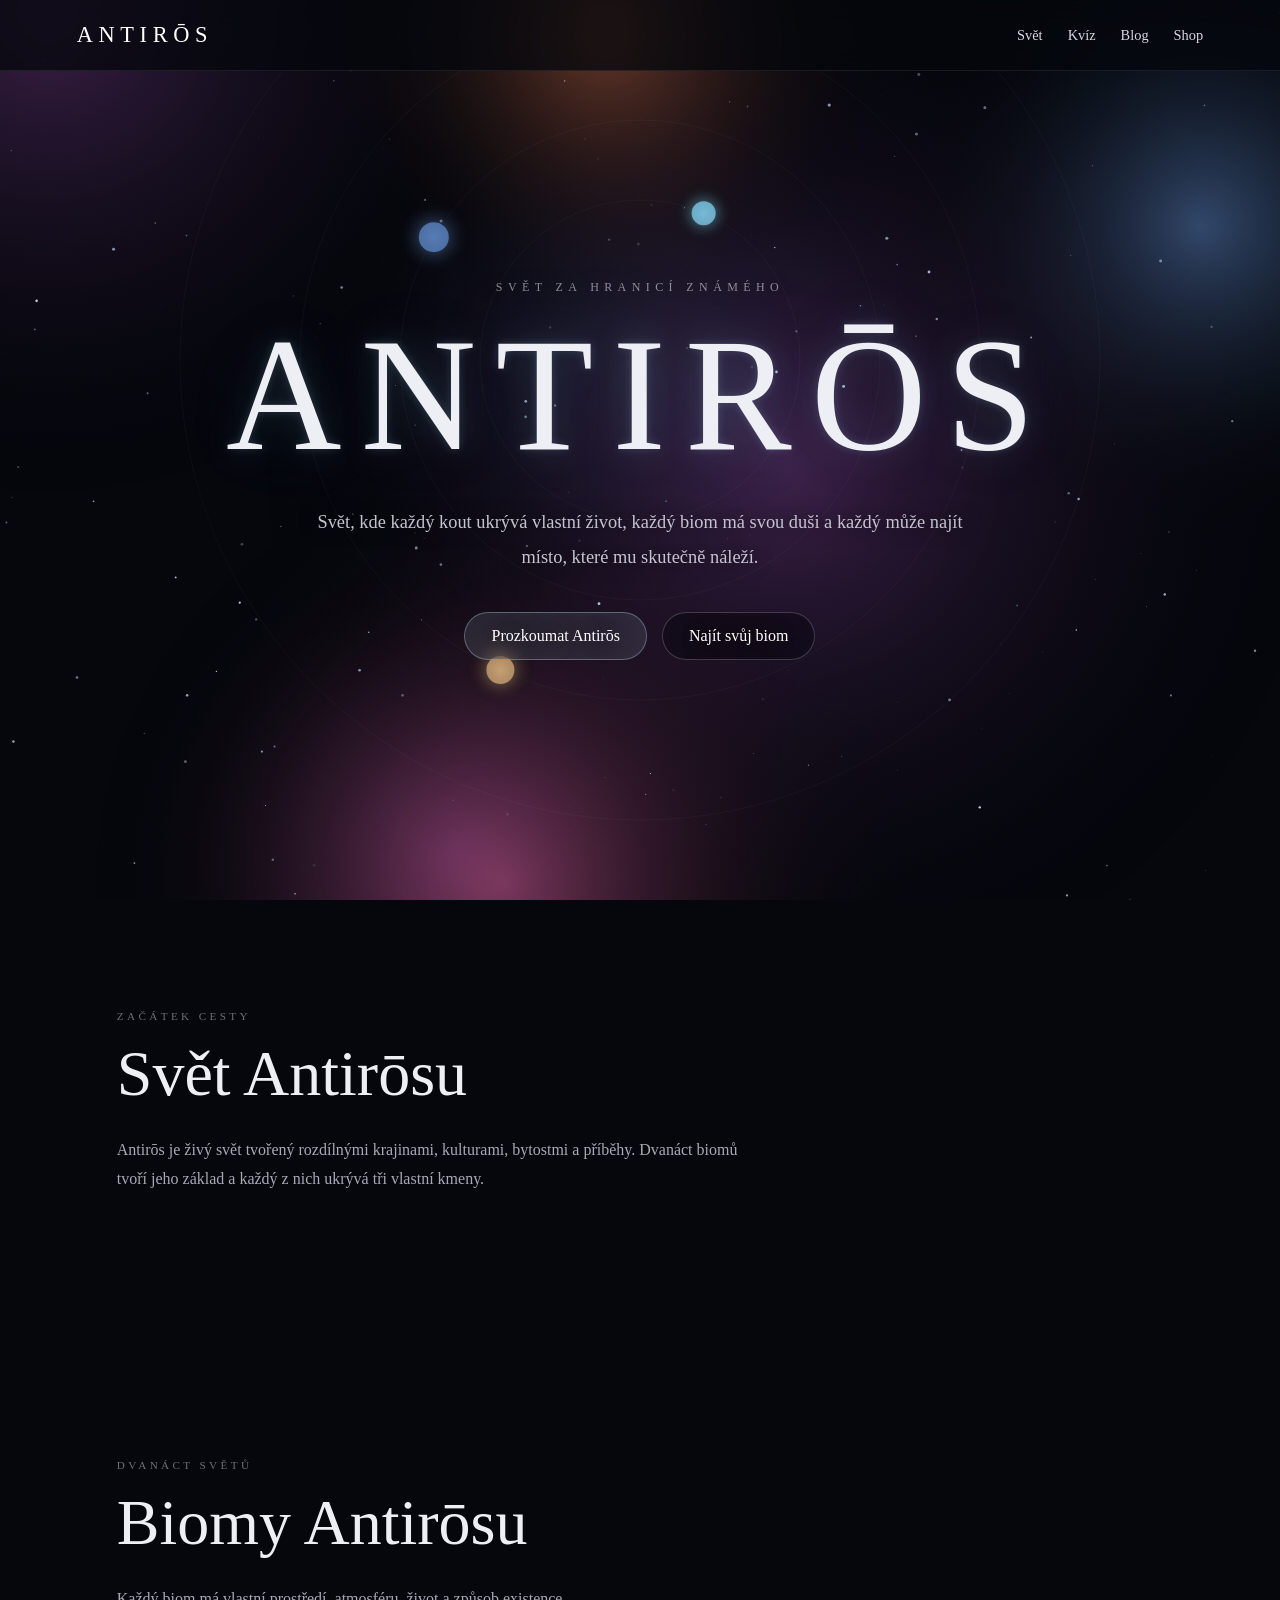
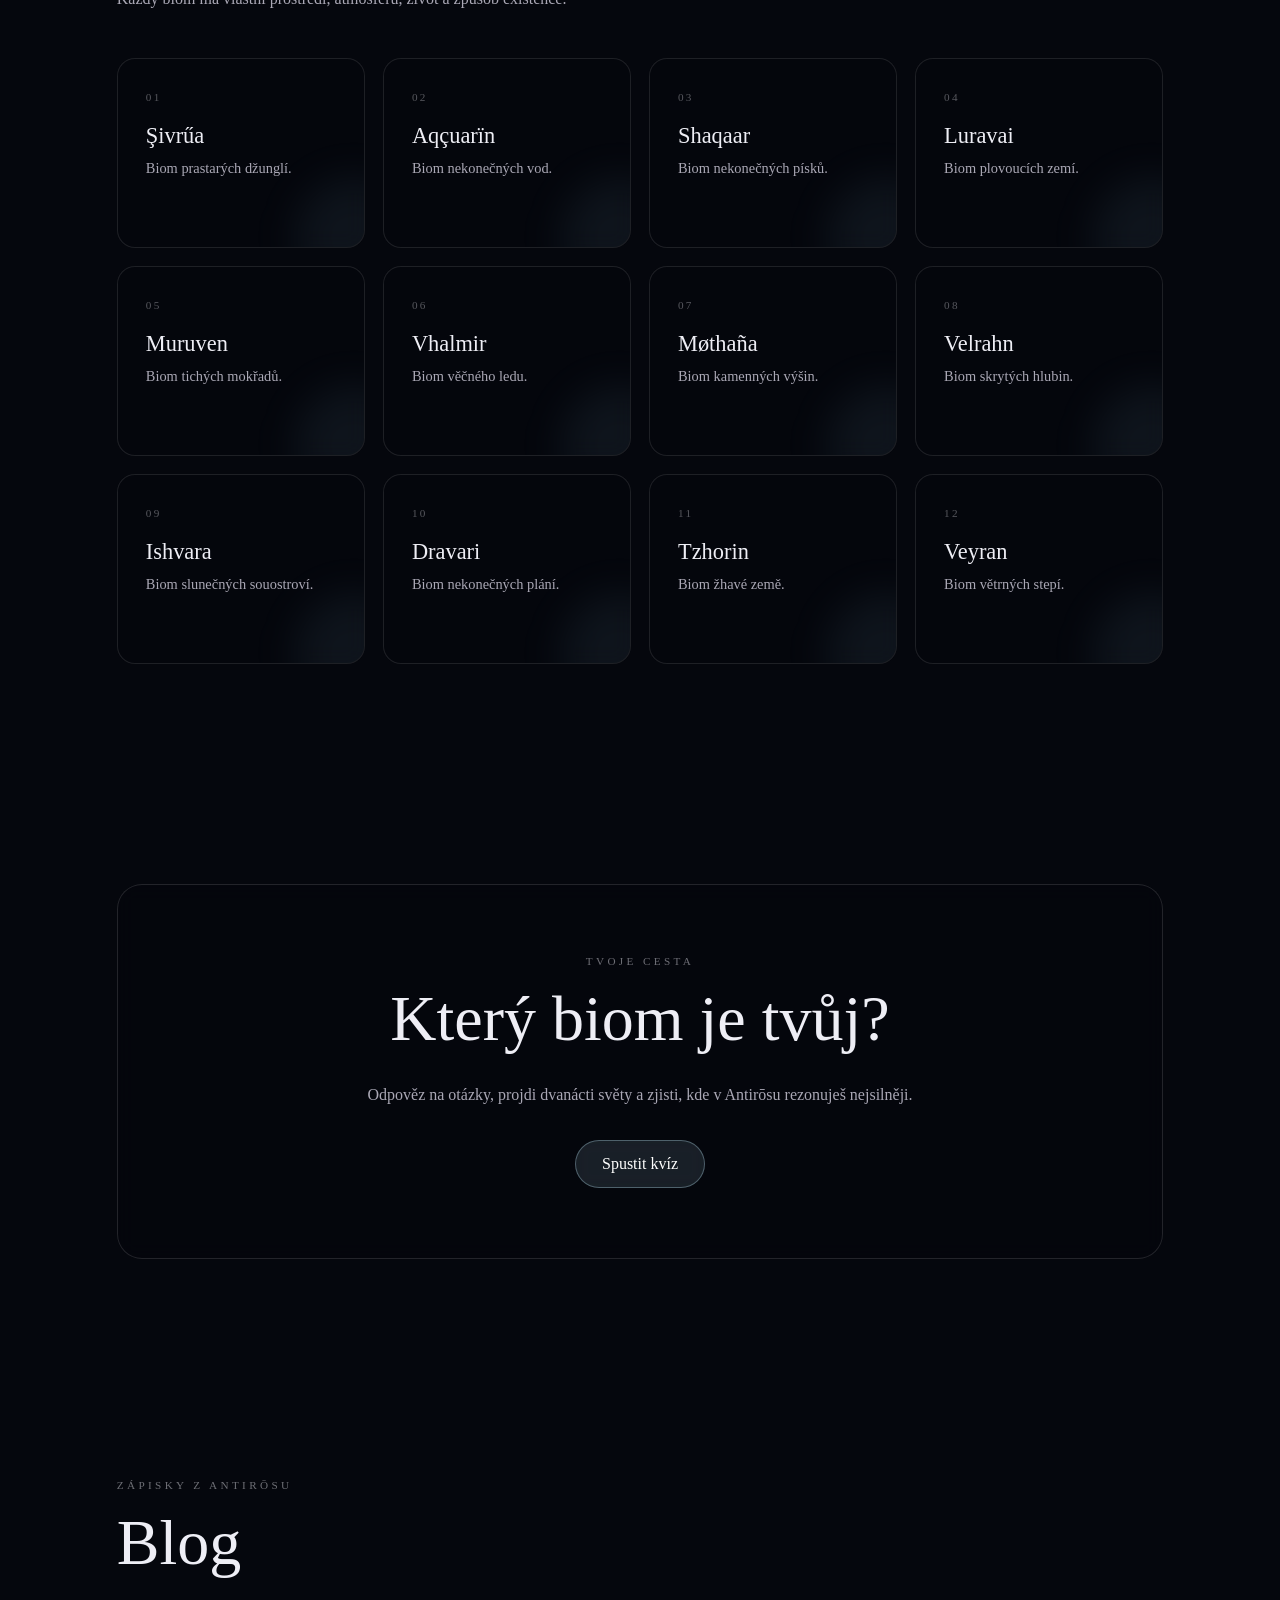
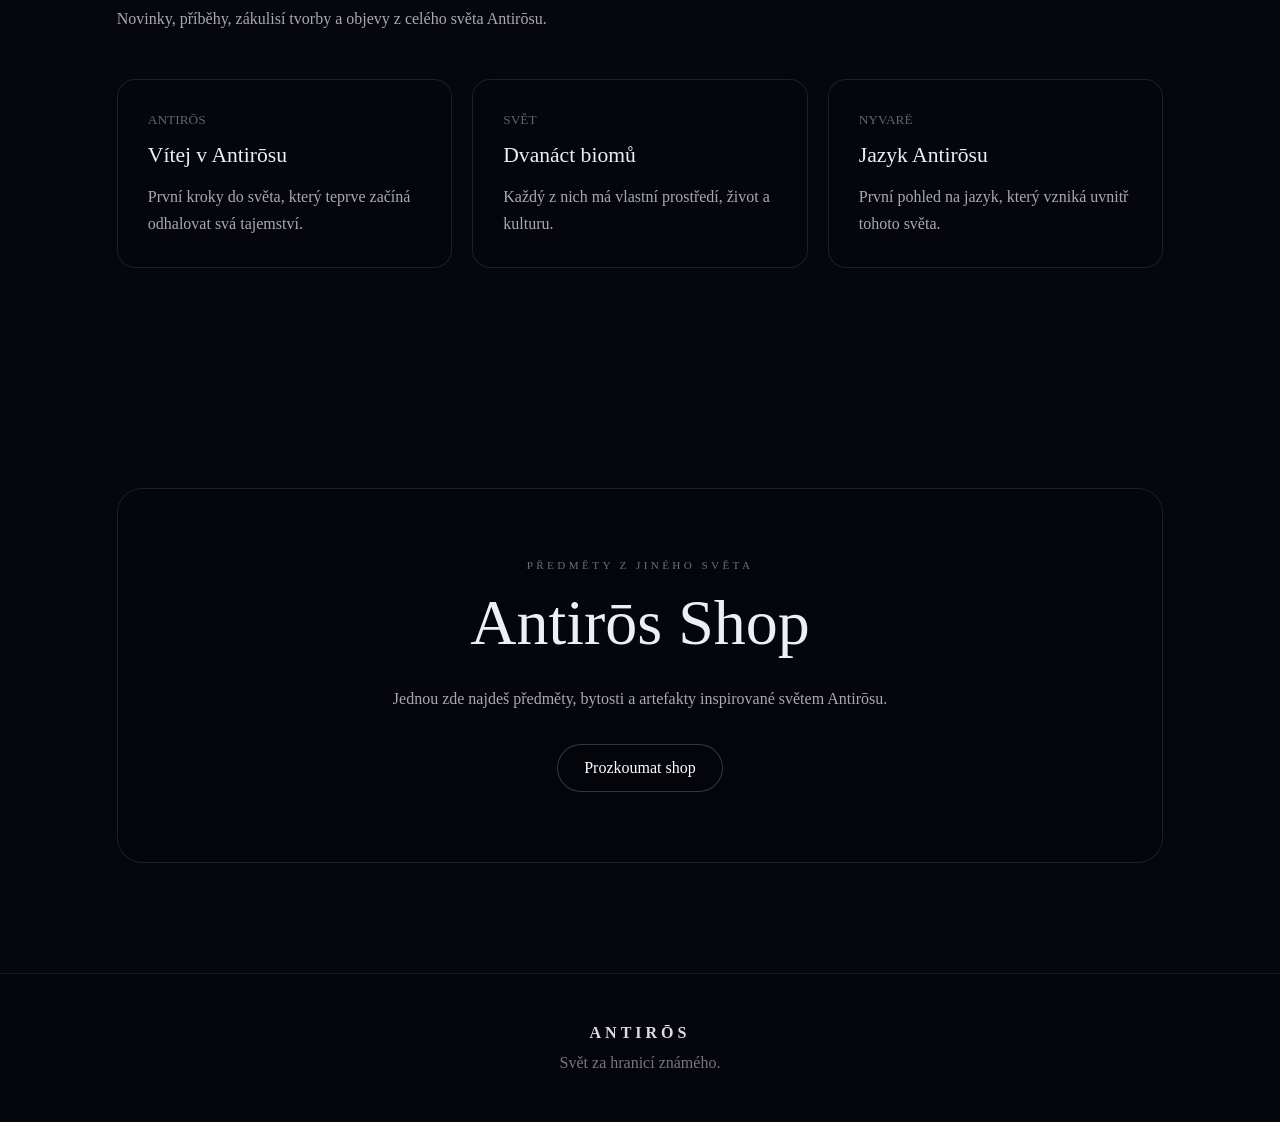
<file: index.html>
<!DOCTYPE html>
<html lang="cs">
<head>
    
    <meta charset="UTF-8">
    <meta name="viewport" content="width=device-width, initial-scale=1.0">
    <title>Antirōs — Svět za hranicí známého</title>
    <meta name="description" content="Antirōs — svět dvanácti biomů, třiceti šesti kmenů, bytostí a příběhů.">
    <style>
        * {
            margin: 0;
            padding: 0;
            box-sizing: border-box;
        }

        html {
            scroll-behavior: smooth;
        }

        body {
            background: #05070d;
            color: #eeeef5;
            font-family: Georgia, "Times New Roman", serif;
            overflow-x: hidden;
            position: relative;
        }

        /* Vesmírné plátno na pozadí */
        #space-canvas {
            position: fixed;
            top: 0;
            left: 0;
            width: 100vw;
            height: 100vh;
            pointer-events: none;
            z-index: -1;
        }

        /* Navigace */
        nav {
            position: fixed;
            top: 0;
            left: 0;
            width: 100%;
            padding: 22px 6%;
            display: flex;
            justify-content: space-between;
            align-items: center;
            background: rgba(5,7,13,0.75);
            backdrop-filter: blur(14px);
            border-bottom: 1px solid rgba(255,255,255,0.08);
            z-index: 1000;
        }

        .nav-logo {
            color: #ffffff;
            text-decoration: none;
            font-size: 1.4rem;
            letter-spacing: 0.25em;
        }

        .nav-links {
            display: flex;
            gap: 25px;
            list-style: none;
        }

        .nav-links a {
            color: #d9d7e3;
            text-decoration: none;
            font-size: 0.9rem;
            transition: 0.3s;
        }

        .nav-links a:hover {
            color: #ffffff;
            text-shadow: 0 0 15px rgba(180,220,255,0.5);
        }

        /* Hero sekce */
        .hero {
            min-height: 100vh;
            display: flex;
            justify-content: center;
            align-items: center;
            text-align: center;
            padding: 120px 25px 80px;
            position: relative;
        }

        .hero-content {
            max-width: 900px;
            text-shadow: 0 0 20px rgba(5,7,13,0.9);
        }

        .eyebrow {
            text-transform: uppercase;
            letter-spacing: 0.45em;
            font-size: 0.75rem;
            opacity: 0.55;
            margin-bottom: 28px;
        }

        .hero h1 {
            font-size: clamp(4rem, 14vw, 10rem);
            font-weight: normal;
            letter-spacing: 0.12em;
            line-height: 0.9;
            text-shadow:
                0 0 10px rgba(180,220,255,0.18),
                0 0 35px rgba(130,190,210,0.18),
                0 0 80px rgba(100,150,210,0.12);
        }

        .hero-description {
            max-width: 650px;
            margin: 38px auto;
            font-size: 1.15rem;
            line-height: 1.9;
            color: #c5c3cf;
        }

        .hero-buttons {
            display: flex;
            justify-content: center;
            gap: 15px;
            flex-wrap: wrap;
        }

        .button {
            display: inline-block;
            padding: 14px 26px;
            border: 1px solid rgba(255,255,255,0.2);
            border-radius: 50px;
            color: #ffffff;
            text-decoration: none;
            transition: 0.3s;
            backdrop-filter: blur(8px);
            background: rgba(5,7,13,0.4);
        }

        .button:hover {
            background: rgba(255,255,255,0.08);
            border-color: rgba(180,220,255,0.4);
            transform: translateY(-3px);
            box-shadow: 0 8px 30px rgba(0,0,0,0.3);
        }

        .button.primary {
            background: rgba(180,220,235,0.12);
            border-color: rgba(180,220,235,0.35);
        }

        /* Sekce */
        section {
            max-width: 1200px;
            margin: auto;
            padding: 110px 6%;
            position: relative;
            z-index: 2;
        }

        .section-label {
            text-transform: uppercase;
            letter-spacing: 0.3em;
            font-size: 0.7rem;
            opacity: 0.45;
            margin-bottom: 15px;
        }

        h2 {
            font-size: clamp(2.3rem, 5vw, 4rem);
            font-weight: normal;
            margin-bottom: 25px;
        }

        .section-intro {
            max-width: 650px;
            color: #aaa8b5;
            line-height: 1.8;
            margin-bottom: 45px;
        }

        /* Biomy */
        .biomes {
            display: grid;
            grid-template-columns: repeat(auto-fit, minmax(230px, 1fr));
            gap: 18px;
        }

        .biome {
            min-height: 190px;
            padding: 28px;
            border: 1px solid rgba(255,255,255,0.1);
            border-radius: 18px;
            background: rgba(5,7,13,0.65);
            backdrop-filter: blur(10px);
            transition: 0.35s;
            position: relative;
            overflow: hidden;
        }

        .biome::before {
            content: "";
            position: absolute;
            width: 120px;
            height: 120px;
            right: -50px;
            bottom: -50px;
            border-radius: 50%;
            background: rgba(140,190,210,0.08);
            filter: blur(20px);
            transition: 0.4s;
        }

        .biome:hover {
            transform: translateY(-7px);
            border-color: rgba(180,220,255,0.3);
            background: rgba(15,20,35,0.8);
            box-shadow: 0 15px 40px rgba(0,0,0,0.4), 0 0 25px rgba(130,190,210,0.05);
        }

        .biome-number {
            font-size: 0.7rem;
            letter-spacing: 0.2em;
            opacity: 0.35;
        }

        .biome h3 {
            margin: 18px 0 8px;
            font-size: 1.4rem;
            font-weight: normal;
        }

        .biome p {
            color: #aaa8b5;
            font-size: 0.9rem;
            line-height: 1.6;
        }

        /* Kvíz box */
        .quiz-box {
            padding: 70px 40px;
            border: 1px solid rgba(255,255,255,0.12);
            border-radius: 25px;
            background: rgba(5,7,13,0.7);
            backdrop-filter: blur(10px);
            text-align: center;
        }

        .quiz-box p {
            max-width: 600px;
            margin: 0 auto 30px;
            color: #aaa8b5;
            line-height: 1.8;
        }

        /* Blog */
        .blog-grid {
            display: grid;
            grid-template-columns: repeat(auto-fit, minmax(260px, 1fr));
            gap: 20px;
        }

        .article {
            padding: 30px;
            border: 1px solid rgba(255,255,255,0.1);
            border-radius: 18px;
            background: rgba(5,7,13,0.65);
            backdrop-filter: blur(10px);
            transition: 0.3s;
        }

        .article:hover {
            transform: translateY(-5px);
            border-color: rgba(255,255,255,0.22);
        }

        .article small {
            opacity: 0.4;
        }

        .article h3 {
            margin: 15px 0;
            font-size: 1.35rem;
            font-weight: normal;
        }

        .article p {
            color: #aaa8b5;
            line-height: 1.7;
        }

        /* Shop */
        .shop-box {
            text-align: center;
            padding: 70px 30px;
            border-radius: 25px;
            border: 1px solid rgba(255,255,255,0.1);
            background: rgba(5,7,13,0.7);
            backdrop-filter: blur(10px);
        }

        /* Footer */
        footer {
            border-top: 1px solid rgba(255,255,255,0.08);
            padding: 50px 6%;
            text-align: center;
            color: #777582;
            position: relative;
            z-index: 2;
            background: rgba(5,7,13,0.9);
        }

        footer strong {
            display: block;
            color: #dddbe5;
            letter-spacing: 0.25em;
            margin-bottom: 12px;
        }

        @media (max-width: 700px) {
            nav { padding: 18px 20px; }
            .nav-links { display: none; }
            section { padding: 80px 20px; }
            .hero h1 { font-size: 4rem; }
            .hero-description { font-size: 1rem; }
            .quiz-box { padding: 45px 20px; }
        }
    </style>
</head>

<body>

<canvas id="space-canvas"></canvas>

<!-- Navigace -->
<nav>
    <a href="#" class="nav-logo">ANTIRŌS</a>
    <ul class="nav-links">
        <li><a href="index.html">Svět</a></li>
        <li><a href="kviz.html">Kvíz</a></li>
        <li><a href="blog.html">Blog</a></li>
        <li><a href="shop.html">Shop</a></li>
    </ul>
</nav>

<!-- Hero -->
<header class="hero">
    <div class="hero-content">
        <div class="eyebrow">Svět za hranicí známého</div>
        <h1>ANTIRŌS</h1>
        <p class="hero-description">
            Svět, kde každý kout ukrývá vlastní život,
            každý biom má svou duši a každý může najít
            místo, které mu skutečně náleží.
        </p>
        <div class="hero-buttons">
            <a href="#svet" class="button primary">Prozkoumat Antirōs</a>
            <a href="#kviz" class="button">Najít svůj biom</a>
        </div>
    </div>
</header>

<!-- Svět -->
<section id="svet">
    <div class="section-label">Začátek cesty</div>
    <h2>Svět Antirōsu</h2>
    <p class="section-intro">
        Antirōs je živý svět tvořený rozdílnými krajinami,
        kulturami, bytostmi a příběhy.
        Dvanáct biomů tvoří jeho základ
        a každý z nich ukrývá tři vlastní kmeny.
    </p>
</section>

<!-- Biomy -->
<section id="biomy">
    <div class="section-label">Dvanáct světů</div>
    <h2>Biomy Antirōsu</h2>
    <p class="section-intro">Každý biom má vlastní prostředí, atmosféru, život a způsob existence.</p>

    <div class="biomes">
    <div class="biome" onclick="location.href='sivrua.html'"><span class="biome-number">01</span><h3>Şivrűa</h3><p>Biom prastarých džunglí.</p></div>
    <div class="biome" onclick="location.href='aqcuarin.html'"><span class="biome-number">02</span><h3>Aqçuarïn</h3><p>Biom nekonečných vod.</p></div>
    <div class="biome" onclick="location.href='shaqaar.html'"><span class="biome-number">03</span><h3>Shaqaar</h3><p>Biom nekonečných písků.</p></div>
    <div class="biome" onclick="location.href='luravai.html'"><span class="biome-number">04</span><h3>Luravai</h3><p>Biom plovoucích zemí.</p></div>
    <div class="biome" onclick="location.href='muruven.html'"><span class="biome-number">05</span><h3>Muruven</h3><p>Biom tichých mokřadů.</p></div>
    <div class="biome" onclick="location.href='vhalmir.html'"><span class="biome-number">06</span><h3>Vhalmir</h3><p>Biom věčného ledu.</p></div>
    <div class="biome" onclick="location.href='mothana.html'"><span class="biome-number">07</span><h3>Møthaña</h3><p>Biom kamenných výšin.</p></div>
    <div class="biome" onclick="location.href='velrahn.html'"><span class="biome-number">08</span><h3>Velrahn</h3><p>Biom skrytých hlubin.</p></div>
    <div class="biome" onclick="location.href='ishvara.html'"><span class="biome-number">09</span><h3>Ishvara</h3><p>Biom slunečných souostroví.</p></div>
    <div class="biome" onclick="location.href='dravari.html'"><span class="biome-number">10</span><h3>Dravari</h3><p>Biom nekonečných plání.</p></div>
    <div class="biome" onclick="location.href='tzhorin.html'"><span class="biome-number">11</span><h3>Tzhorin</h3><p>Biom žhavé země.</p></div>
    <div class="biome" onclick="location.href='veyran.html'"><span class="biome-number">12</span><h3>Veyran</h3><p>Biom větrných stepí.</p></div>
</div>
        
</section>

<!-- Kvíz -->
<section id="kviz">
    <div class="quiz-box">
        <div class="section-label">Tvoje cesta</div>
        <h2>Který biom je tvůj?</h2>
        <p>Odpověz na otázky, projdi dvanácti světy a zjisti, kde v Antirōsu rezonuješ nejsilněji.</p>
        <a href="#" class="button primary">Spustit kvíz</a>
    </div>
</section>

<!-- Blog -->
<section id="blog">
    <div class="section-label">Zápisky z Antirōsu</div>
    <h2>Blog</h2>
    <p class="section-intro">Novinky, příběhy, zákulisí tvorby a objevy z celého světa Antirōsu.</p>

    <div class="blog-grid">
        <article class="article"><small>ANTIRŌS</small><h3>Vítej v Antirōsu</h3><p>První kroky do světa, který teprve začíná odhalovat svá tajemství.</p></article>
        <article class="article"><small>SVĚT</small><h3>Dvanáct biomů</h3><p>Každý z nich má vlastní prostředí, život a kulturu.</p></article>
        <article class="article"><small>NYVARË</small><h3>Jazyk Antirōsu</h3><p>První pohled na jazyk, který vzniká uvnitř tohoto světa.</p></article>
    </div>
</section>

<!-- Shop -->
<section id="shop">
    <div class="shop-box">
        <div class="section-label">Předměty z jiného světa</div>
        <h2>Antirōs Shop</h2>
        <p class="section-intro" style="margin: 0 auto 30px;">Jednou zde najdeš předměty, bytosti a artefakty inspirované světem Antirōsu.</p>
        <a href="#" class="button">Prozkoumat shop</a>
    </div>
</section>

<!-- Footer -->
<footer>
    <strong>ANTIRŌS</strong>
    <p>Svět za hranicí známého.</p>
</footer>

<!-- Vesmírný skript s galaxií, mlhovinami, planetami a meteory -->
<script>
    const canvas = document.getElementById('space-canvas');
    const ctx = canvas.getContext('2d');

    let width, height;
    let stars = [];
    let nebulae = [];
    let planets = [];
    let shootingStars = [];

    function resize() {
        width = canvas.width = window.innerWidth;
        height = canvas.height = window.innerHeight;
    }
    window.addEventListener('resize', resize);
    resize();

    // Třída pro mlhoviny pozadí
    class Nebula {
        constructor() {
            this.x = Math.random() * width;
            this.y = Math.random() * height;
            this.radius = Math.random() * 350 + 200;
            const colors = [
                'rgba(210, 90, 140, 0.50)',
                'rgba(140, 70, 160, 0.40)',
                'rgba(230, 120, 80, 0.45)',
                'rgba(90, 130, 190, 0.55)'
            ];
            this.color = colors[Math.floor(Math.random() * colors.length)];
            this.vx = (Math.random() - 0.5) * 0.04;
            this.vy = (Math.random() - 0.5) * 0.04;
        }

        update() {
            this.x += this.vx;
            this.y += this.vy;
            if (this.x < -this.radius) this.x = width + this.radius;
            if (this.x > width + this.radius) this.x = -this.radius;
            if (this.y < -this.radius) this.y = height + this.radius;
            if (this.y > height + this.radius) this.y = -this.radius;
        }

        draw() {
            const gradient = ctx.createRadialGradient(this.x, this.y, 0, this.x, this.y, this.radius);
            gradient.addColorStop(0, this.color);
            gradient.addColorStop(1, 'transparent');
            ctx.fillStyle = gradient;
            ctx.beginPath();
            ctx.arc(this.x, this.y, this.radius, 0, Math.PI * 2);
            ctx.fill();
        }
    }

    // Hvězdy
    class Star {
        constructor() {
            this.x = Math.random() * width;
            this.y = Math.random() * height;
            this.size = Math.random() * 1.6;
            this.pulseSpeed = Math.random() * 0.02 + 0.005;
            this.pulsePhase = Math.random() * Math.PI * 2;
            this.baseAlpha = Math.random() * 0.5 + 0.2;
        }

        update() {
            this.pulsePhase += this.pulseSpeed;
            this.alpha = this.baseAlpha + Math.sin(this.pulsePhase) * 0.3;
            if (this.alpha < 0.1) this.alpha = 0.1;
            if (this.alpha > 1) this.alpha = 1;
        }

        draw() {
            ctx.fillStyle = `rgba(200, 225, 255, ${this.alpha})`;
            ctx.beginPath();
            ctx.arc(this.x, this.y, this.size, 0, Math.PI * 2);
            ctx.fill();
        }
    }

    // Planety obíhající galaxii Antirōsu
    class Planet {
        constructor(orbitRadius, size, color, speed, name) {
            this.orbitRadius = orbitRadius;
            this.size = size;
            this.color = color;
            this.speed = speed;
            this.angle = Math.random() * Math.PI * 2;
            this.name = name;
        }

        update() {
            this.angle += this.speed;
        }

        draw(centerX, centerY) {
            const x = centerX + Math.cos(this.angle) * this.orbitRadius;
            const y = centerY + Math.sin(this.angle) * this.orbitRadius;

            // Kreslení oběžné dráhy
            ctx.strokeStyle = 'rgba(255, 255, 255, 0.03)';
            ctx.lineWidth = 1;
            ctx.beginPath();
            ctx.arc(centerX, centerY, this.orbitRadius, 0, Math.PI * 2);
            ctx.stroke();

            // Záře/atmosféra kolem planety
            const glow = ctx.createRadialGradient(x, y, 0, x, y, this.size * 2.5);
            glow.addColorStop(0, this.color);
            glow.addColorStop(1, 'transparent');
            ctx.fillStyle = glow;
            ctx.beginPath();
            ctx.arc(x, y, this.size * 2.5, 0, Math.PI * 2);
            ctx.fill();

            // Vlastní těleso planety
            ctx.fillStyle = this.color;
            ctx.beginPath();
            ctx.arc(x, y, this.size, 0, Math.PI * 2);
            ctx.fill();
        }
    }

    // Meteory
    class ShootingStar {
        constructor() {
            this.reset();
        }

        reset() {
            this.x = Math.random() * width;
            this.y = 0;
            this.len = Math.random() * 80 + 40;
            this.speed = Math.random() * 8 + 6;
            this.angle = Math.PI / 4;
            this.opacity = 1;
            this.active = false;
            this.delay = Math.floor(Math.random() * 300) + 100;
        }

        update() {
            if (this.delay > 0) {
                this.delay--;
                return;
            }
            this.active = true;
            this.x += Math.cos(this.angle) * this.speed;
            this.y += Math.sin(this.angle) * this.speed;
            this.opacity -= 0.015;

            if (this.opacity <= 0 || this.y > height || this.x > width) {
                this.reset();
            }
        }

        draw() {
            if (!this.active || this.delay > 0) return;
            ctx.strokeStyle = `rgba(180, 220, 255, ${this.opacity})`;
            ctx.lineWidth = 1.5;
            ctx.beginPath();
            ctx.moveTo(this.x, this.y);
            ctx.lineTo(this.x - Math.cos(this.angle) * this.len, this.y - Math.sin(this.angle) * this.len);
            ctx.stroke();
        }
    }

    function initSpace() {
        stars = [];
        nebulae = [];
        planets = [];
        shootingStars = [];

        for (let i = 0; i < 180; i++) stars.push(new Star());
        for (let i = 0; i < 6; i++) nebulae.push(new Nebula());
        for (let i = 0; i < 3; i++) shootingStars.push(new ShootingStar());

        // Planety obíhající galaxii Antirōsu
        planets.push(new Planet(160, 12, 'rgba(120, 190, 220, 0.85)', 0.003, 'Şivrűa Prime'));
        planets.push(new Planet(240, 15, 'rgba(90, 130, 190, 0.8)', 0.0022, 'Thalor Orbit'));
        planets.push(new Planet(340, 14, 'rgba(210, 170, 120, 0.75)', 0.0016, 'Shaqaar Minor'));
        planets.push(new Planet(460, 17, 'rgba(150, 110, 200, 0.75)', 0.001, 'Veyran Outer'));
    }

    function animate() {
        ctx.clearRect(0, 0, width, height);

        // Střed galaxie Antirōsu
        const galaxyCenterX = width / 2;
        const galaxyCenterY = height / 2.5;

        // Jádro galaxie
        const coreGradient = ctx.createRadialGradient(galaxyCenterX, galaxyCenterY, 0, galaxyCenterX, galaxyCenterY, 300);
        coreGradient.addColorStop(0, 'rgba(130, 190, 230, 0.12)');
        coreGradient.addColorStop(0.5, 'rgba(90, 120, 180, 0.05)');
        coreGradient.addColorStop(1, 'transparent');
        ctx.fillStyle = coreGradient;
        ctx.beginPath();
        ctx.arc(galaxyCenterX, galaxyCenterY, 300, 0, Math.PI * 2);
        ctx.fill();

// 1. Vykreslení mlhovin pozadí 
        nebulae.forEach(n => {
            n.update();
            n.draw();
        });
        
        // 2. Vykreslení hvězd
        stars.forEach(s => {
            s.update();
            s.draw();
        });

        // 3. Vykreslení obíhajících planet galaxie Antirōsu
        planets.forEach(p => {
            p.update();
            p.draw(galaxyCenterX, galaxyCenterY);
        });

        // 4. Vykreslení meteorů
        shootingStars.forEach(ss => {
            ss.update();
            ss.draw();
        });

        requestAnimationFrame(animate);
    }

    initSpace();
    animate();
</script>

</body>
</html>
</file>
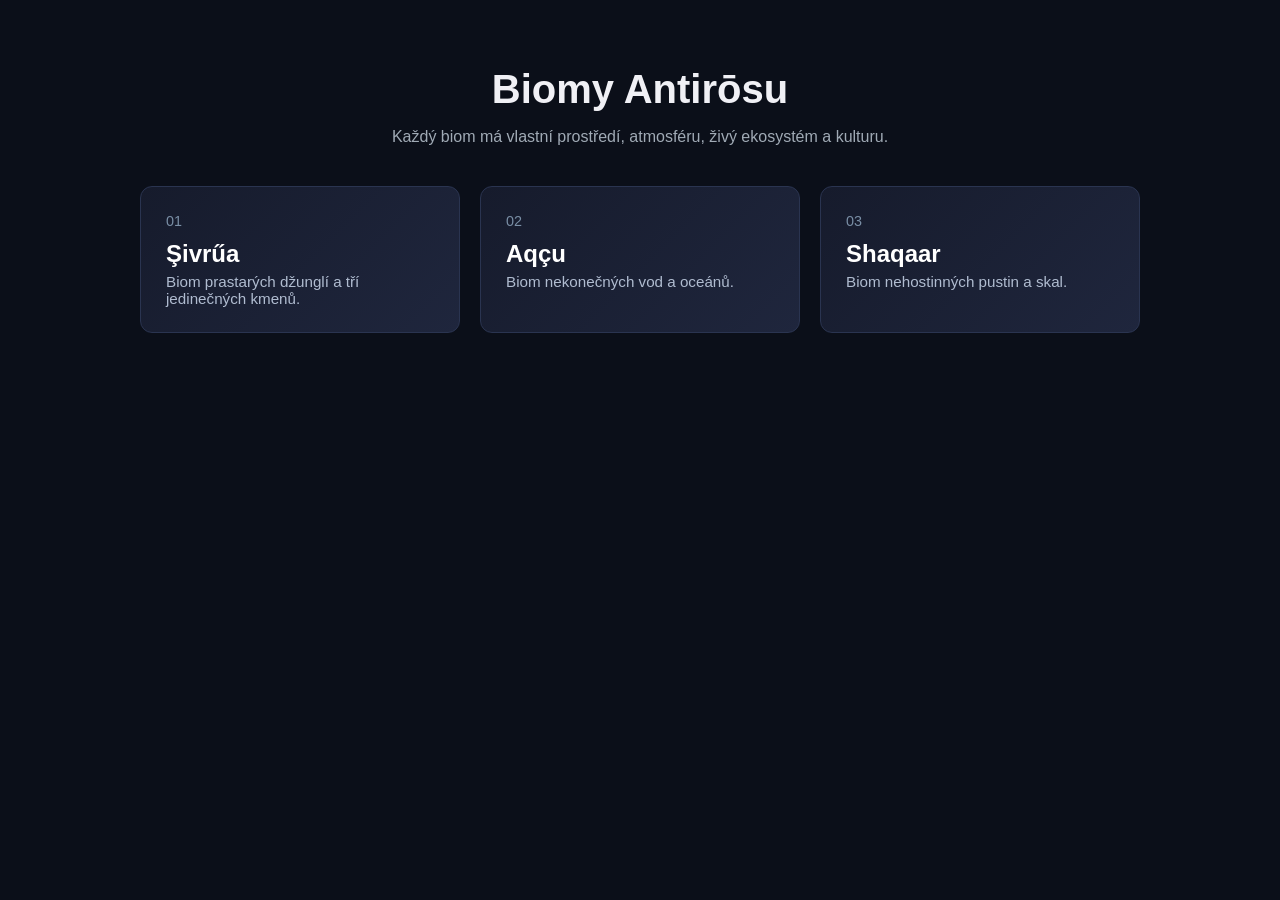
<file: biomy.html>
<!DOCTYPE html>
<html lang="cs">
<head>
    <meta charset="UTF-8">
    <meta name="viewport" content="width=device-width, initial-scale=1.0">
    <title>Biomy Antirōsu</title>
    <style>
        body {
            background-color: #0b0f19;
            color: #f0f0f5;
            font-family: 'Segoe UI', Tahoma, Geneva, Verdana, sans-serif;
            margin: 0;
            padding: 40px 20px;
        }
        h1 {
            text-align: center;
            font-size: 2.5rem;
            margin-bottom: 10px;
        }
        .subtitle {
            text-align: center;
            color: #a0aab5;
            margin-bottom: 40px;
        }
        .biome-grid {
            display: grid;
            grid-template-columns: repeat(auto-fit, minmax(280px, 1fr));
            gap: 20px;
            max-width: 1000px;
            margin: 0 auto;
        }
        .biome-card {
            background: linear-gradient(135deg, #161b2c, #1f263d);
            border: 1px solid #2a3450;
            border-radius: 12px;
            padding: 25px;
            cursor: pointer;
            transition: transform 0.2s, border-color 0.2s;
        }
        .biome-card:hover {
            transform: translateY(-5px);
            border-color: #4a5d8c;
        }
        .biome-number {
            font-size: 0.9rem;
            color: #7a8fa6;
        }
        .biome-card h2 {
            margin: 10px 0 5px 0;
            color: #ffffff;
        }
        .biome-card p {
            color: #b0bcd0;
            font-size: 0.95rem;
            margin: 0;
        }

        /* Vyskakovací okno (Modal) */
        .modal-overlay {
            display: none;
            position: fixed;
            top: 0;
            left: 0;
            width: 100%;
            height: 100%;
            background: rgba(5, 7, 12, 0.85);
            backdrop-filter: blur(5px);
            z-index: 1000;
            justify-content: center;
            align-items: center;
        }
        .modal-box {
            background: #131929;
            border: 1px solid #324168;
            border-radius: 16px;
            width: 90%;
            max-width: 750px;
            max-height: 85vh;
            padding: 40px;
            box-sizing: border-box;
            position: relative;
            display: flex;
            flex-direction: column;
        }
        .modal-content-scroll {
            overflow-y: auto;
            padding-right: 15px;
            margin-top: 15px;
        }
        .modal-box h2 {
            margin-top: 0;
            color: #ffffff;
            font-size: 1.8rem;
        }
        .modal-box p, .modal-box div {
            color: #c5d0e0;
            line-height: 1.6;
            font-size: 1rem;
        }
        /* Křížek na zavření */
        .close-btn {
            position: absolute;
            top: 20px;
            right: 25px;
            background: none;
            border: none;
            color: #a0aab5;
            font-size: 2rem;
            cursor: pointer;
            transition: color 0.2s;
        }
        .close-btn:hover {
            color: #ffffff;
        }
        /* Šipky na přepínání */
        .nav-btn {
            position: absolute;
            top: 50%;
            transform: translateY(-50%);
            background: rgba(26, 34, 56, 0.9);
            border: 1px solid #3a4b7c;
            color: #ffffff;
            font-size: 1.5rem;
            width: 45px;
            height: 45px;
            border-radius: 50%;
            cursor: pointer;
            display: flex;
            align-items: center;
            justify-content: center;
            transition: background 0.2s;
            z-index: 1010;
        }
        .nav-btn:hover {
            background: #324478;
        }
        .prev-btn { left: -60px; }
        .next-btn { right: -60px; }

        @media (max-width: 850px) {
            .prev-btn { left: 10px; }
            .next-btn { right: 10px; }
            .modal-box { width: 95%; padding: 20px; }
        }
    </style>
</head>
<body>

    <h1>Biomy Antirōsu</h1>
    <p class="subtitle">Každý biom má vlastní prostředí, atmosféru, živý ekosystém a kulturu.</p>

    <!-- Mřížka karet -->
    <div class="biome-grid" id="biomeGrid">
        <!-- Karty se vygenerují automaticky přes JavaScript -->
    </div>

    <!-- Vyskakovací okno -->
    <div class="modal-overlay" id="biomeModal" onclick="maybeClose(event)">
        <div class="modal-box" id="modalBox">
            <button class="close-btn" onclick="closeModal()">&times;</button>
            <button class="nav-btn prev-btn" onclick="changeBiome(-1)">&#10094;</button>
            <button class="nav-btn next-btn" onclick="changeBiome(1)">&#10095;</button>
            
            <h2 id="modalTitle">Název biomu</h2>
            <div class="modal-content-scroll">
                <p id="modalDescription">Detailní popis biomu...</p>
            </div>
        </div>
    </div>

    <script>
        const biomyData = [
            {
                number: "01",
                name: "Şivrűa",
                short: "Biom prastarých džunglí a tří jedinečných kmenů.",
                desc: `Şivrűa není obyčejný tropický prales. Je to hustý, vlhký a téměř nepřetržitě živý ekosystém, kde rostliny, voda, světlo a živočichové vytvářejí jeden propojený celek. Džungle je místy tak stará, že některé její části Ayru považují za starší než vlastní paměť jejich národa.<br><br>
                
                <b>🌿 Základní charakter</b><br>
                • <b>Typ:</b> tropická pralesní džungle<br>
                • <b>Prostředí:</b> husté pralesy, obrovské kořenové systémy, vodní toky, skrytá údolí a zarostlé skalní oblasti<br>
                • <b>Vlhkost:</b> velmi vysoká | <b>Teplota:</b> teplá až horká<br>
                • <b>Srážky:</b> časté, často prudké<br>
                • <b>Světlo:</b> koruny stromů vytvářejí několik vrstev stínu<br>
                • <b>Dominantní prvek:</b> život<br>
                • <b>Hlavní pocit:</b> tajemství, pohyb a neustálé probouzení<br><br>

                <b>🌳 Krajina</b><br>
                Şivrűa je tvořena několika přírodními vrstvami. Nejvýše se nacházejí obří koruny prastarých stromů, které vytvářejí téměř vlastní svět. Pod nimi se rozprostírá zelené přítmí plné lián, kapradin a nízkých rostlin.<br>
                U země je džungle mnohem temnější. Kořeny vytvářejí přirozené tunely a mosty, některé stromy jsou tak mohutné, že jejich kořenový systém vytváří malé dutiny, ve kterých mohou žít celé skupiny Ayru.<br>
                Džunglí protékají stovky potoků a menších řek. V některých místech se voda hromadí v hlubokých přírodních jezírkách.<br><br>

                <b>🌧️ Podnebí</b><br>
                Şivrűa má teplé a velmi vlhké klima. Déšť přichází často a někdy bez varování. Krátké období prudkého deště může během chvíle proměnit malé potoky v divoké proudy.<br>
                Po dešti džungle téměř září. Kapky vody zůstávají na listech a zachytávají světlo, zatímco mlha se drží nízko mezi kořeny.<br><br>

                <b>🌫️ Atmosféra</b><br>
                Şivrűa působí, jako by nikdy úplně nespala.<br>
                <b>Ve dne je plná zvuků:</b> pohyb listů, vzdálené volání tvorů, kapky vody, praskání větví, bzučení drobných živočichů.<br>
                <b>V noci se zvuky neztrácejí.</b> Pouze se mění. Některé rostliny začínají po setmění vydávat jemné světlo a mezi stromy se objevují drobné zářivé organismy.<br><br>

                <b>🎨 Typické barvy</b><br>
                Dominantními barvami Şivrűy jsou hluboká zelená, smaragdová, tyrkysová, tmavě modrozelená, hnědá, černá, zlatavá a jemná bioluminiscenční modř. Barvy se však mění podle vrstvy džungle.<br><br>

                <b>🌱 Flóra</b><br>
                Şivrűa má jednu z nejrozmanitějších rostlinných říší Antirōsu:<br>
                • <b>Aelvára:</b> Obrovské stromy s hladkou světlou kůrou. Jejich koruny rostou vysoko nad ostatní vegetací.<br>
                • <b>Veylith:</b> Dlouhé liány, které reagují na dotek jemným stažením. Ayru je využívají jako přirozené provazy a spojovací materiál.<br>
                • <b>Shaerun:</b> Širokolisté rostliny rostoucí kolem vody. Jejich listy dokážou zachytit a zadržet velké množství vody.<br>
                • <b>Miraqel:</b> Noční rostliny s jemně světélkujícími květy.<br>
                • <b>Thyra:</b> Nízké rostliny s hustými kořeny, které stabilizují půdu během silných dešťů.<br><br>

                <b>🐾 Fauna</b><br>
                Şivrűa je domovem mnoha Ayru tvorů:<br>
                • <b>Raukin:</b> Šelmovitý tvor žijící převážně v korunách stromů. Je rychlý a velmi obratný.<br>
                • <b>Eshari:</b> Malí létající tvorové s průsvitnými křídly. Aktivní jsou hlavně za soumraku.<br>
                • <b>Varkûn:</b> Velcí býložravci pohybující se v hlubších částech džungle.<br>
                • <b>Nayrith:</b> Vodní tvorové obývající hluboká jezírka.<br>
                • <b>Qelai:</b> Drobná zvířata žijící v kořenových dutinách.<br><br>

                <b>🌧️ Přírodní jevy</b><br>
                • <b>Dech džungle:</b> Období velmi husté mlhy, která se během ranních hodin drží mezi stromy.<br>
                • <b>Světélkující noc:</b> V určitých obdobích současně rozkvétá velké množství nočních rostlin.<br>
                • <b>Zelený déšť:</b> Déšť, při kterém se do vody uvolní drobné částice pylu z některých stromů. Celá krajina pak na několik hodin získá zelenavý nádech.<br><br>

                <b>🪨 Přírodní zdroje</b><br>
                Şivrűa poskytuje léčivé rostliny, jedlé plody, semena, přírodní vlákna, dřevo, pryskyřice sladké mízy, minerály z říčních sedimentů a vzácné bioluminiscenční rostliny. Ayru však využívají přírodu tak, aby nevyčerpávali její zdroje.<br><br>

                <b>⚠️ Nebezpečí</b><br>
                Şivrűa není bezpečné místo. Nebezpečí představují především jedovaté rostliny, skryté vodní proudy, sesuvy půdy, predátoři, hluboké kořenové dutiny, prudké bouře, hustá mlha, rostliny reagující na pohyb a samotná nepřehlednost džungle – je velmi snadné ztratit orientaci.<br><br>

                <b>🐾 Život Ayru & Architektura</b><br>
                Ayru v Şivrűe žijí v úzkém kontaktu s okolním prostředím. Stavby se většinou přizpůsobují přírodě (využívají dřevo, listy, vlákna, kořeny a přírodní kámen) místo toho, aby ji nahrazovaly. Mohou být umístěny mezi kořeny, na silných větvích, v přirozených dutinách, u vodních toků nebo na vyvýšených přírodních plošinách. Stavby mají organické tvary, ostré geometrické linie jsou vzácné.<br><br>

                <b>🍃 Způsob života a potrava</b><br>
                Důležitou součástí života je znalost rostlin, stop tvorů, práce s vodou, sběr, lov, pěstování užitkových rostlin a péče o prostředí. Děti se džungli učí pozorováním.<br>
                <b>Typická potrava:</b> sladké tropické plody, vodní rostliny, semena, kořeny, jedlé houby, ryby a vodní tvorové, maso menších živočichů, různé mízy a nektary.<br><br>

                <b>🌿 Symbolika Şivrűy</b><br>
                Şivrűa představuje život, růst, propojení, přizpůsobení a obnovu. Její základní myšlenkou je, že nic v přírodě neexistuje úplně samo.<br><br>

                <b>🐾 TŘI KMENY ŞIVRŰY</b><br><br>
                
                <b>I. Vaelqir — Strážci korun</b><br>
                • <b>Území:</b> koruny nejvyšších stromů<br>
                • <b>Specializace:</b> pohyb ve výškách, pozorování, průzkum<br>
                • <b>Povaha:</b> klidní, pozorní, trpěliví<br>
                • <b>Obydlí:</b> zavěšené a propojené přírodní plošiny<br>
                • <b>Tradice:</b> předávání znalostí o jednotlivých stromech<br>
                • <b>Symbol:</b> otevřený list | <b>Typická barva:</b> smaragdová<br>
                <i>Jejich svět končí tam, kde pro většinu ostatních Ayru začíná nebe.</i><br><br>

                <b>II. Nhaurë — Lidé kořenů</b><br>
                • <b>Území:</b> kořenové oblasti a spodní patro pralesa<br>
                • <b>Specializace:</b> léčivé rostliny, houby, kořeny<br>
                • <b>Povaha:</b> pozorní, praktičtí, vytrvalí<br>
                • <b>Obydlí:</b> přirozené dutiny a kořenové stavby<br>
                • <b>Tradice:</b> znalost rostlin a jejich vlastností<br>
                • <b>Symbol:</b> propletené kořeny | <b>Typická barva:</b> tmavě modrozelená<br>
                <i>Nhaurë znají spodní část Şivrűy lépe než kterýkoli jiný kmen.</i><br><br>

                <b>III. Qyraen — Strážci vod</b><br>
                • <b>Území:</b> řeky, jezírka a vodní údolí<br>
                • <b>Specializace:</b> voda, rybolov, vodní tvorové<br>
                • <b>Povaha:</b> pohybliví, zvědaví, přizpůsobiví<br>
                • <b>Obydlí:</b> přírodní plošiny podél vody<br>
                • <b>Tradice:</b> pozorování vodních cyklů<br>
                • <b>Symbol:</b> spirála vody | <b>Typická barva:</b> tyrkysová<br>
                <i>Qyraen dokážou podle změny vody poznat blížící se déšť, povodeň nebo změnu počasí.</i><br><br>

                <b>🌿 Jedinečnost Şivrűy</b><br>
                Şivrűa je jediný biom Antirōsu, kde se život nachází v tak výrazných vertikálních vrstvách. Je to biom, který není možné pochopit jediným pohledem. Vaelqir znají nebe nad korunami, Nhaurë znají svět pod kořeny a Qyraen znají svět pod hladinou. Dohromady tak tvoří tři různé pohledy na jeden živý organismus — Şivrűu.`
            },
            {
                number: "02",
                name: "Aqçu",
                short: "Biom nekonečných vod a oceánů.",
                desc: `Podrobný popis pro biom Aqçu, který bude brzy následovat.`
            },
            {
                number: "03",
                name: "Shaqaar",
                short: "Biom nehostinných pustin a skal.",
                desc: `Podrobný popis pro biom Shaqaar, který bude brzy následovat.`
            }
        ];

        let currentIndex = 0;
        const grid = document.getElementById('biomeGrid');
        
        // Vykreslení karet
        biomyData.forEach((biome, index) => {
            grid.innerHTML += `
                <div class="biome-card" onclick="openModal(${index})">
                    <span class="biome-number">${biome.number}</span>
                    <h2>${biome.name}</h2>
                    <p>${biome.short}</p>
                </div>
            `;
        });

        function openModal(index) {
            currentIndex = index;
            updateModalContent();
            document.getElementById('biomeModal').style.display = 'flex';
        }

        function closeModal() {
            document.getElementById('biomeModal').style.display = 'none';
        }

        function updateModalContent() {
            const biome = biomyData[currentIndex];
            document.getElementById('modalTitle').innerText = biome.name;
            document.getElementById('modalDescription').innerHTML = biome.desc;
        }

        function changeBiome(direction) {
            currentIndex += direction;
            if (currentIndex < 0) {
                currentIndex = biomyData.length - 1;
            } else if (currentIndex >= biomyData.length) {
                currentIndex = 0;
            }
            updateModalContent();
        }

        function maybeClose(event) {
            if (event.target.id === 'biomeModal') {
                closeModal();
            }
        }
    </script>
</body>
</html>
</file>
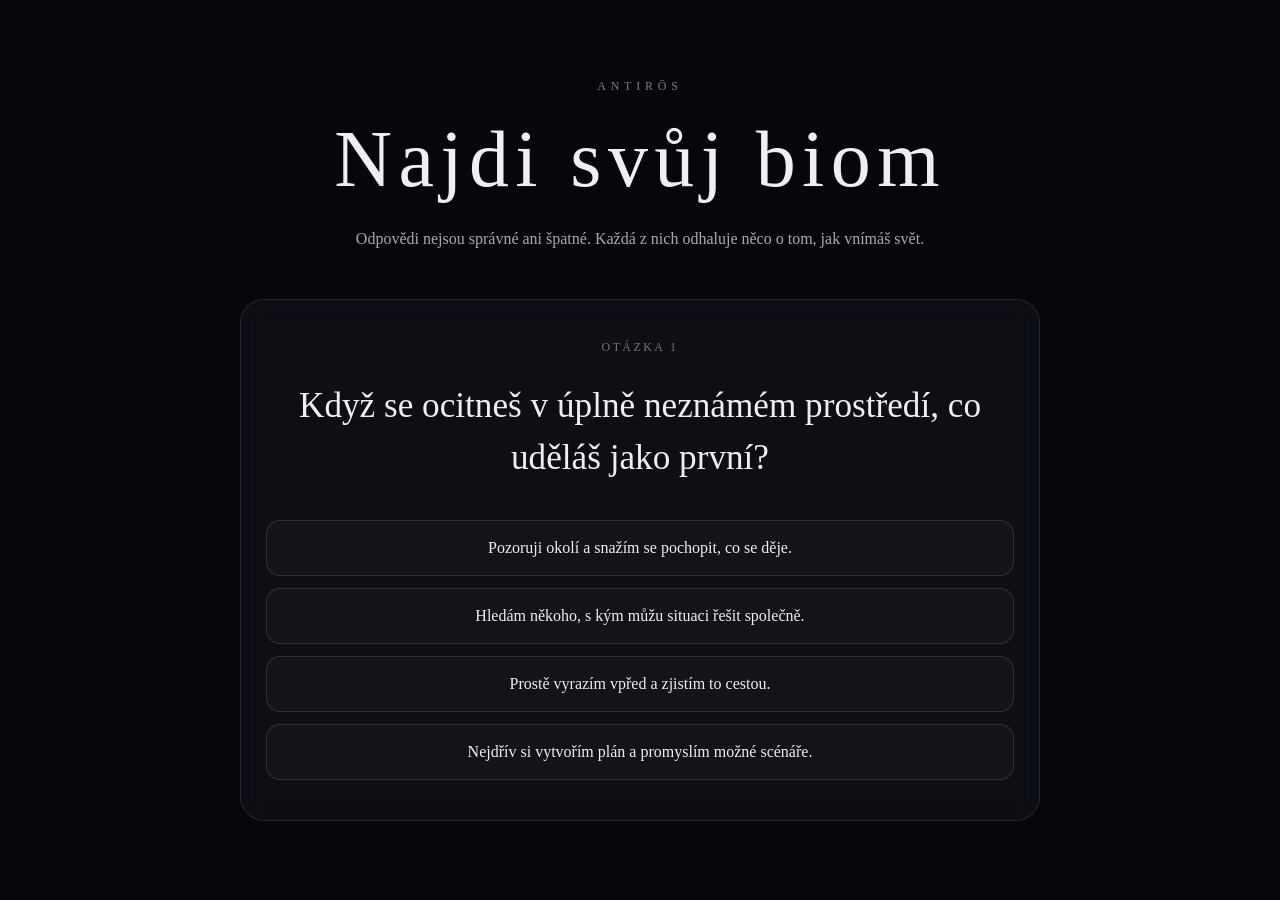
<file: quiz.html>
<!DOCTYPE html>
<html lang="cs">
<head>
    <meta charset="UTF-8">
    <meta name="viewport" content="width=device-width, initial-scale=1.0">

    <title>Antirōs — Kvíz</title>

    <style>
        * {
            box-sizing: border-box;
            margin: 0;
            padding: 0;
        }

        body {
            min-height: 100vh;
            background: #05070d;
            color: #eeeef5;
            font-family: Georgia, "Times New Roman", serif;

            display: flex;
            justify-content: center;
            align-items: center;

            padding: 30px;
        }

        .quiz {
            width: 100%;
            max-width: 800px;
            text-align: center;
        }

        .title {
            font-size: 0.75rem;
            letter-spacing: 0.4em;
            opacity: 0.5;
            margin-bottom: 20px;
        }

        h1 {
            font-size: clamp(2.5rem, 8vw, 5rem);
            font-weight: normal;
            letter-spacing: 0.08em;
            margin-bottom: 20px;
        }

        .description {
            color: #aaa8b5;
            line-height: 1.8;
            margin-bottom: 45px;
        }

        .question {
            padding: 40px 25px;

            border: 1px solid rgba(255,255,255,0.1);
            border-radius: 24px;

            background: rgba(255,255,255,0.035);
            backdrop-filter: blur(12px);
        }

        .progress {
            font-size: 0.75rem;
            letter-spacing: 0.2em;
            opacity: 0.45;
            margin-bottom: 25px;
        }

        h2 {
            font-size: clamp(1.5rem, 4vw, 2.2rem);
            font-weight: normal;
            line-height: 1.5;
            margin-bottom: 35px;
        }

        .answers {
            display: flex;
            flex-direction: column;
            gap: 12px;
        }

        .answer {
            width: 100%;

            padding: 18px 20px;

            border: 1px solid rgba(255,255,255,0.12);
            border-radius: 14px;

            background: rgba(255,255,255,0.025);

            color: #eeeef5;

            font-family: inherit;
            font-size: 1rem;

            cursor: pointer;

            transition: 0.25s;
        }

        .answer:hover {
            background: rgba(255,255,255,0.08);
            border-color: rgba(180,220,255,0.35);
            transform: translateY(-2px);
        }

        .result {
            display: none;

            padding: 50px 30px;

            border: 1px solid rgba(255,255,255,0.14);
            border-radius: 25px;

            background:
                radial-gradient(
                    circle at center,
                    rgba(120,160,190,0.12),
                    transparent 70%
                ),
                rgba(255,255,255,0.03);
        }

        .result-label {
            font-size: 0.75rem;
            letter-spacing: 0.3em;
            opacity: 0.5;
            margin-bottom: 20px;
        }

        .result h2 {
            font-size: clamp(2.5rem, 8vw, 5rem);
            margin-bottom: 10px;
        }

        .tribe {
            font-size: 1.5rem;
            margin-bottom: 25px;
        }

        .result-description {
            color: #aaa8b5;
            line-height: 1.8;
            max-width: 600px;
            margin: auto;
        }
    </style>
</head>

<body>

<div class="quiz">

    <div class="title">
        ANTIRŌS
    </div>

    <h1>
        Najdi svůj biom
    </h1>

    <p class="description">
        Odpovědi nejsou správné ani špatné.
        Každá z nich odhaluje něco o tom,
        jak vnímáš svět.
    </p>

    <div class="question" id="questionBox">

        <div class="progress" id="progress">
            OTÁZKA 1
        </div>

        <h2 id="question">
            Když se ocitneš v úplně neznámém prostředí,
            co uděláš jako první?
        </h2>

        <div class="answers" id="answers">

            <button class="answer">
                Pozoruji okolí a snažím se pochopit, co se děje.
            </button>

            <button class="answer">
                Hledám někoho, s kým můžu situaci řešit společně.
            </button>

            <button class="answer">
                Prostě vyrazím vpřed a zjistím to cestou.
            </button>

            <button class="answer">
                Nejdřív si vytvořím plán a promyslím možné scénáře.
            </button>

        </div>

    </div>


    <div class="result" id="resultBox">

        <div class="result-label">
            TVŮJ VÝSLEDEK
        </div>

        <h2 id="resultBiome">
            Şivrűa
        </h2>

        <div class="tribe" id="resultTribe">
            Nhaurë
        </div>

        <p class="result-description" id="resultDescription">
            Výsledek kvízu se zobrazí zde.
        </p>

    </div>

</div>


<script>

    const answers = document.querySelectorAll(".answer");

    answers.forEach(answer => {

        answer.addEventListener("click", () => {

            document.getElementById("questionBox").style.display = "none";

            document.getElementById("resultBox").style.display = "block";

        });

    });

</script>

</body>
</html>
</file>
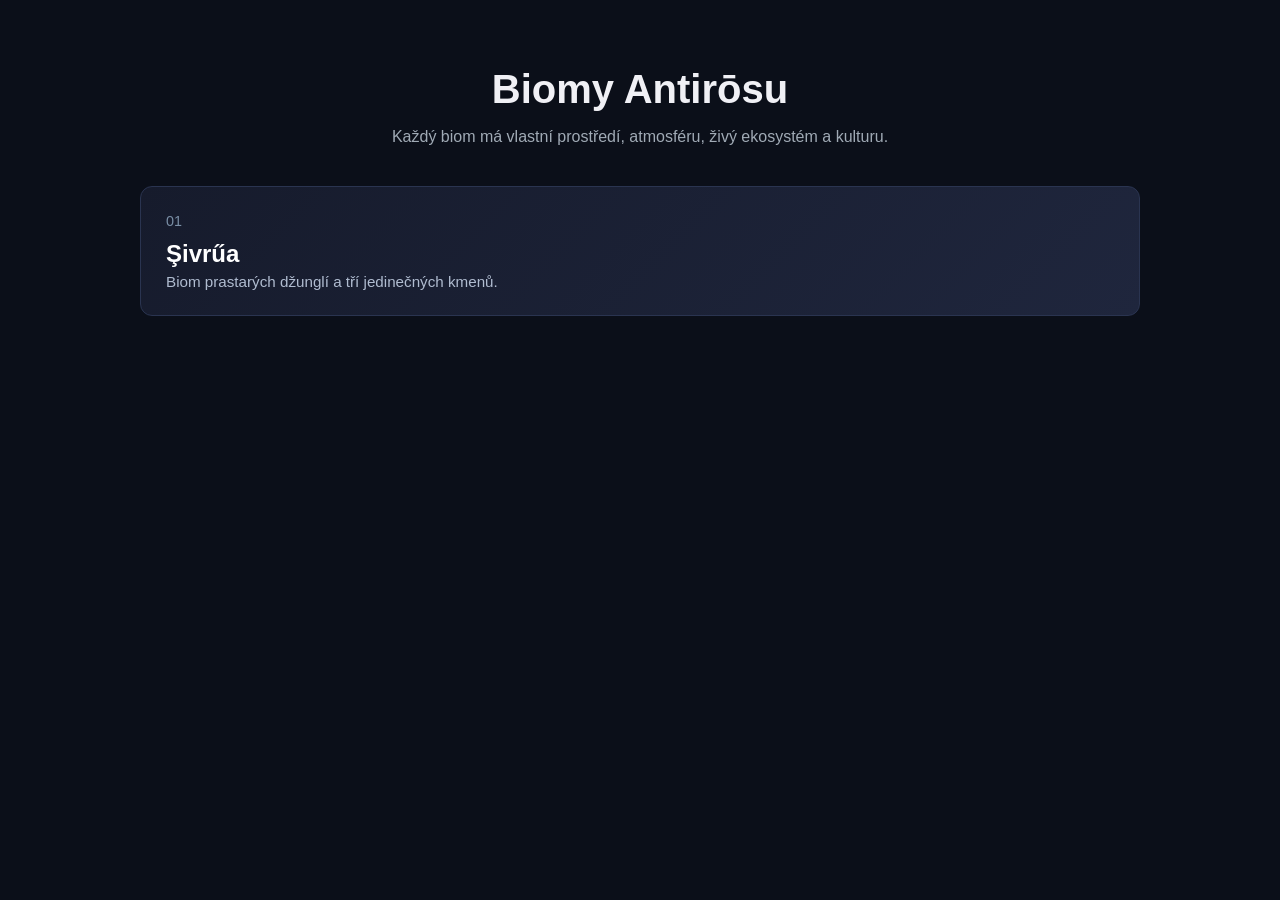
<file: sivrua.html>
<!DOCTYPE html>
<html lang="cs">
<head>
    <meta charset="UTF-8">
    <meta name="viewport" content="width=device-width, initial-scale=1.0">
    <title>Biomy Antirōsu</title>
    <style>
        body {
            background-color: #0b0f19;
            color: #f0f0f5;
            font-family: 'Segoe UI', Tahoma, Geneva, Verdana, sans-serif;
            margin: 0;
            padding: 40px 20px;
        }
        h1 {
            text-align: center;
            font-size: 2.5rem;
            margin-bottom: 10px;
        }
        .subtitle {
            text-align: center;
            color: #a0aab5;
            margin-bottom: 40px;
        }
        .biome-grid {
            display: grid;
            grid-template-columns: repeat(auto-fit, minmax(280px, 1fr));
            gap: 20px;
            max-width: 1000px;
            margin: 0 auto;
        }
        .biome-card {
            background: linear-gradient(135deg, #161b2c, #1f263d);
            border: 1px solid #2a3450;
            border-radius: 12px;
            padding: 25px;
            cursor: pointer;
            transition: transform 0.2s, border-color 0.2s;
        }
        .biome-card:hover {
            transform: translateY(-5px);
            border-color: #4a5d8c;
        }
        .biome-number {
            font-size: 0.9rem;
            color: #7a8fa6;
        }
        .biome-card h2 {
            margin: 10px 0 5px 0;
            color: #ffffff;
        }
        .biome-card p {
            color: #b0bcd0;
            font-size: 0.95rem;
            margin: 0;
        }

        /* Vyskakovací okno (Modal) */
        .modal-overlay {
            display: none;
            position: fixed;
            top: 0;
            left: 0;
            width: 100%;
            height: 100%;
            background: rgba(5, 7, 12, 0.85);
            backdrop-filter: blur(5px);
            z-index: 1000;
            justify-content: center;
            align-items: center;
        }
        .modal-box {
            background: #131929;
            border: 1px solid #324168;
            border-radius: 16px;
            width: 90%;
            max-width: 750px;
            max-height: 85vh;
            padding: 40px;
            box-sizing: border-box;
            position: relative;
            display: flex;
            flex-direction: column;
        }
        .modal-content-scroll {
            overflow-y: auto;
            padding-right: 15px;
            margin-top: 15px;
        }
        .modal-box h2 {
            margin-top: 0;
            color: #ffffff;
            font-size: 1.8rem;
        }
        .modal-box p, .modal-box div {
            color: #c5d0e0;
            line-height: 1.6;
            font-size: 1rem;
        }
        /* Křížek na zavření */
        .close-btn {
            position: absolute;
            top: 20px;
            right: 25px;
            background: none;
            border: none;
            color: #a0aab5;
            font-size: 2rem;
            cursor: pointer;
            transition: color 0.2s;
        }
        .close-btn:hover {
            color: #ffffff;
        }
        /* Šipky na přepínání */
        .nav-btn {
            position: absolute;
            top: 50%;
            transform: translateY(-50%);
            background: rgba(26, 34, 56, 0.9);
            border: 1px solid #3a4b7c;
            color: #ffffff;
            font-size: 1.5rem;
            width: 45px;
            height: 45px;
            border-radius: 50%;
            cursor: pointer;
            display: flex;
            align-items: center;
            justify-content: center;
            transition: background 0.2s;
            z-index: 1010;
        }
        .nav-btn:hover {
            background: #324478;
        }
        .prev-btn { left: -60px; }
        .next-btn { right: -60px; }

        @media (max-width: 850px) {
            .prev-btn { left: 10px; }
            .next-btn { right: 10px; }
            .modal-box { width: 95%; padding: 20px; }
        }
    </style>
</head>
<body>

    <h1>Biomy Antirōsu</h1>
    <p class="subtitle">Každý biom má vlastní prostředí, atmosféru, živý ekosystém a kulturu.</p>

    <!-- Mřížka karet -->
    <div class="biome-grid" id="biomeGrid">
        <!-- Karty se vygenerují automaticky přes JavaScript -->
    </div>

    <!-- Vyskakovací okno -->
    <div class="modal-overlay" id="biomeModal" onclick="maybeClose(event)">
        <div class="modal-box" id="modalBox">
            <button class="close-btn" onclick="closeModal()">&times;</button>
            <button class="nav-btn prev-btn" onclick="changeBiome(-1)">&#10094;</button>
            <button class="nav-btn next-btn" onclick="changeBiome(1)">&#10095;</button>
            
            <h2 id="modalTitle">Název biomu</h2>
            <div class="modal-content-scroll">
                <p id="modalDescription">Detailní popis biomu...</p>
            </div>
        </div>
    </div>

    <script>
        const biomyData = [
            {
                number: "01",
                name: "Şivrűa",
                short: "Biom prastarých džunglí a tří jedinečných kmenů.",
                desc: `Şivrűa není obyčejný tropický prales. Je to hustý, vlhký a téměř nepřetržitě živý ekosystém, kde rostliny, voda, světlo a živočichové vytvářejí jeden propojený celek. Džungle je místy tak stará, že některé její části Ayru považují za starší než vlastní paměť jejich národa.<br><br>
                
                <b>🌿 Základní charakter</b><br>
                • <b>Typ:</b> tropická pralesní džungle<br>
                • <b>Prostředí:</b> husté pralesy, obrovské kořenové systémy, vodní toky, skrytá údolí a zarostlé skalní oblasti<br>
                • <b>Vlhkost:</b> velmi vysoká | <b>Teplota:</b> teplá až horká<br>
                • <b>Srážky:</b> časté, často prudké<br>
                • <b>Světlo:</b> koruny stromů vytvářejí několik vrstev stínu<br>
                • <b>Dominantní prvek:</b> život<br>
                • <b>Hlavní pocit:</b> tajemství, pohyb a neustálé probouzení<br><br>

                <b>🌳 Krajina</b><br>
                Şivrűa je tvořena několika přírodními vrstvami. Nejvýše se nacházejí obří koruny prastarých stromů, které vytvářejí téměř vlastní svět. Pod nimi se rozprostírá zelené přítmí plné lián, kapradin a nízkých rostlin.<br>
                U země je džungle mnohem temnější. Kořeny vytvářejí přirozené tunely a mosty, některé stromy jsou tak mohutné, že jejich kořenový systém vytváří malé dutiny, ve kterých mohou žít celé skupiny Ayru.<br>
                Džunglí protékají stovky potoků a menších řek. V některých místech se voda hromadí v hlubokých přírodních jezírkách.<br><br>

                <b>🌧️ Podnebí</b><br>
                Şivrűa má teplé a velmi vlhké klima. Déšť přichází často a někdy bez varování. Krátké období prudkého deště může během chvíle proměnit malé potoky v divoké proudy.<br>
                Po dešti džungle téměř září. Kapky vody zůstávají na listech a zachytávají světlo, zatímco mlha se drží nízko mezi kořeny.<br><br>

                <b>🌫️ Atmosféra</b><br>
                Şivrűa působí, jako by nikdy úplně nespala.<br>
                <b>Ve dne je plná zvuků:</b> pohyb listů, vzdálené volání tvorů, kapky vody, praskání větví, bzučení drobných živočichů.<br>
                <b>V noci se zvuky neztrácejí.</b> Pouze se mění. Některé rostliny začínají po setmění vydávat jemné světlo a mezi stromy se objevují drobné zářivé organismy.<br><br>

                <b>🎨 Typické barvy</b><br>
                Dominantními barvami Şivrűy jsou hluboká zelená, smaragdová, tyrkysová, tmavě modrozelená, hnědá, černá, zlatavá a jemná bioluminiscenční modř. Barvy se však mění podle vrstvy džungle.<br><br>

                <b>🌱 Flóra</b><br>
                Şivrűa má jednu z nejrozmanitějších rostlinných říší Antirōsu:<br>
                • <b>Aelvára:</b> Obrovské stromy s hladkou světlou kůrou. Jejich koruny rostou vysoko nad ostatní vegetací.<br>
                • <b>Veylith:</b> Dlouhé liány, které reagují na dotek jemným stažením. Ayru je využívají jako přirozené provazy a spojovací materiál.<br>
                • <b>Shaerun:</b> Širokolisté rostliny rostoucí kolem vody. Jejich listy dokážou zachytit a zadržet velké množství vody.<br>
                • <b>Miraqel:</b> Noční rostliny s jemně světélkujícími květy.<br>
                • <b>Thyra:</b> Nízké rostliny s hustými kořeny, které stabilizují půdu během silných dešťů.<br><br>

                <b>🐾 Fauna</b><br>
                Şivrűa je domovem mnoha Ayru tvorů:<br>
                • <b>Raukin:</b> Šelmovitý tvor žijící převážně v korunách stromů. Je rychlý a velmi obratný.<br>
                • <b>Eshari:</b> Malí létající tvorové s průsvitnými křídly. Aktivní jsou hlavně za soumraku.<br>
                • <b>Varkûn:</b> Velcí býložravci pohybující se v hlubších částech džungle.<br>
                • <b>Nayrith:</b> Vodní tvorové obývající hluboká jezírka.<br>
                • <b>Qelai:</b> Drobná zvířata žijící v kořenových dutinách.<br><br>

                <b>🌧️ Přírodní jevy</b><br>
                • <b>Dech džungle:</b> Období velmi husté mlhy, která se během ranních hodin drží mezi stromy.<br>
                • <b>Světélkující noc:</b> V určitých obdobích současně rozkvétá velké množství nočních rostlin.<br>
                • <b>Zelený déšť:</b> Déšť, při kterém se do vody uvolní drobné částice pylu z některých stromů. Celá krajina pak na několik hodin získá zelenavý nádech.<br><br>

                <b>🪨 Přírodní zdroje</b><br>
                Şivrűa poskytuje léčivé rostliny, jedlé plody, semena, přírodní vlákna, dřevo, pryskyřice sladké mízy, minerály z říčních sedimentů a vzácné bioluminiscenční rostliny. Ayru však využívají přírodu tak, aby nevyčerpávali její zdroje.<br><br>

                <b>⚠️ Nebezpečí</b><br>
                Şivrűa není bezpečné místo. Nebezpečí představují především jedovaté rostliny, skryté vodní proudy, sesuvy půdy, predátoři, hluboké kořenové dutiny, prudké bouře, hustá mlha, rostliny reagující na pohyb a samotná nepřehlednost džungle – je velmi snadné ztratit orientaci.<br><br>

                <b>🐾 Život Ayru & Architektura</b><br>
                Ayru v Şivrűe žijí v úzkém kontaktu s okolním prostředím. Stavby se většinou přizpůsobují přírodě (využívají dřevo, listy, vlákna, kořeny a přírodní kámen) místo toho, aby ji nahrazovaly. Mohou být umístěny mezi kořeny, na silných větvích, v přirozených dutinách, u vodních toků nebo na vyvýšených přírodních plošinách. Stavby mají organické tvary, ostré geometrické linie jsou vzácné.<br><br>

                <b>🍃 Způsob života a potrava</b><br>
                Důležitou součástí života je znalost rostlin, stop tvorů, práce s vodou, sběr, lov, pěstování užitkových rostlin a péče o prostředí. Děti se džungli učí pozorováním.<br>
                <b>Typická potrava:</b> sladké tropické plody, vodní rostliny, semena, kořeny, jedlé houby, ryby a vodní tvorové, maso menších živočichů, různé mízy a nektary.<br><br>

                <b>🌿 Symbolika Şivrűy</b><br>
                Şivrűa představuje život, růst, propojení, přizpůsobení a obnovu. Její základní myšlenkou je, že nic v přírodě neexistuje úplně samo.<br><br>

                <b>🐾 TŘI KMENY ŞIVRŰY</b><br><br>
                
                <b>I. Vaelqir — Strážci korun</b><br>
                • <b>Území:</b> koruny nejvyšších stromů<br>
                • <b>Specializace:</b> pohyb ve výškách, pozorování, průzkum<br>
                • <b>Povaha:</b> klidní, pozorní, trpěliví<br>
                • <b>Obydlí:</b> zavěšené a propojené přírodní plošiny<br>
                • <b>Tradice:</b> předávání znalostí o jednotlivých stromech<br>
                • <b>Symbol:</b> otevřený list | <b>Typická barva:</b> smaragdová<br>
                <i>Jejich svět končí tam, kde pro většinu ostatních Ayru začíná nebe.</i><br><br>

                <b>II. Nhaurë — Lidé kořenů</b><br>
                • <b>Území:</b> kořenové oblasti a spodní patro pralesa<br>
                • <b>Specializace:</b> léčivé rostliny, houby, kořeny<br>
                • <b>Povaha:</b> pozorní, praktičtí, vytrvalí<br>
                • <b>Obydlí:</b> přirozené dutiny a kořenové stavby<br>
                • <b>Tradice:</b> znalost rostlin a jejich vlastností<br>
                • <b>Symbol:</b> propletené kořeny | <b>Typická barva:</b> tmavě modrozelená<br>
                <i>Nhaurë znají spodní část Şivrűy lépe než kterýkoli jiný kmen.</i><br><br>

                <b>III. Qyraen — Strážci vod</b><br>
                • <b>Území:</b> řeky, jezírka a vodní údolí<br>
                • <b>Specializace:</b> voda, rybolov, vodní tvorové<br>
                • <b>Povaha:</b> pohybliví, zvědaví, přizpůsobiví<br>
                • <b>Obydlí:</b> přírodní plošiny podél vody<br>
                • <b>Tradice:</b> pozorování vodních cyklů<br>
                • <b>Symbol:</b> spirála vody | <b>Typická barva:</b> tyrkysová<br>
                <i>Qyraen dokážou podle změny vody poznat blížící se déšť, povodeň nebo změnu počasí.</i><br><br>

                <b>🌿 Jedinečnost Şivrűy</b><br>
                Şivrűa je jediný biom Antirōsu, kde se život nachází v tak výrazných vertikálních vrstvách. Je to biom, který není možné pochopit jediným pohledem. Vaelqir znají nebe nad korunami, Nhaurë znají svět pod kořeny a Qyraen znají svět pod hladinou. Dohromady tak tvoří tři různé pohledy na jeden živý organismus — Şivrűu.`
            },
        ];

        let currentIndex = 0;
        const grid = document.getElementById('biomeGrid');
        
        // Vykreslení karet
        biomyData.forEach((biome, index) => {
            grid.innerHTML += `
                <div class="biome-card" onclick="openModal(${index})">
                    <span class="biome-number">${biome.number}</span>
                    <h2>${biome.name}</h2>
                    <p>${biome.short}</p>
                </div>
            `;
        });

        function openModal(index) {
            currentIndex = index;
            updateModalContent();
            document.getElementById('biomeModal').style.display = 'flex';
        }

        function closeModal() {
            document.getElementById('biomeModal').style.display = 'none';
        }

        function updateModalContent() {
            const biome = biomyData[currentIndex];
            document.getElementById('modalTitle').innerText = biome.name;
            document.getElementById('modalDescription').innerHTML = biome.desc;
        }

        function changeBiome(direction) {
            currentIndex += direction;
            if (currentIndex < 0) {
                currentIndex = biomyData.length - 1;
            } else if (currentIndex >= biomyData.length) {
                currentIndex = 0;
            }
            updateModalContent();
        }

        function maybeClose(event) {
            if (event.target.id === 'biomeModal') {
                closeModal();
            }
        }
    </script>
</body>
</html>
</file>
